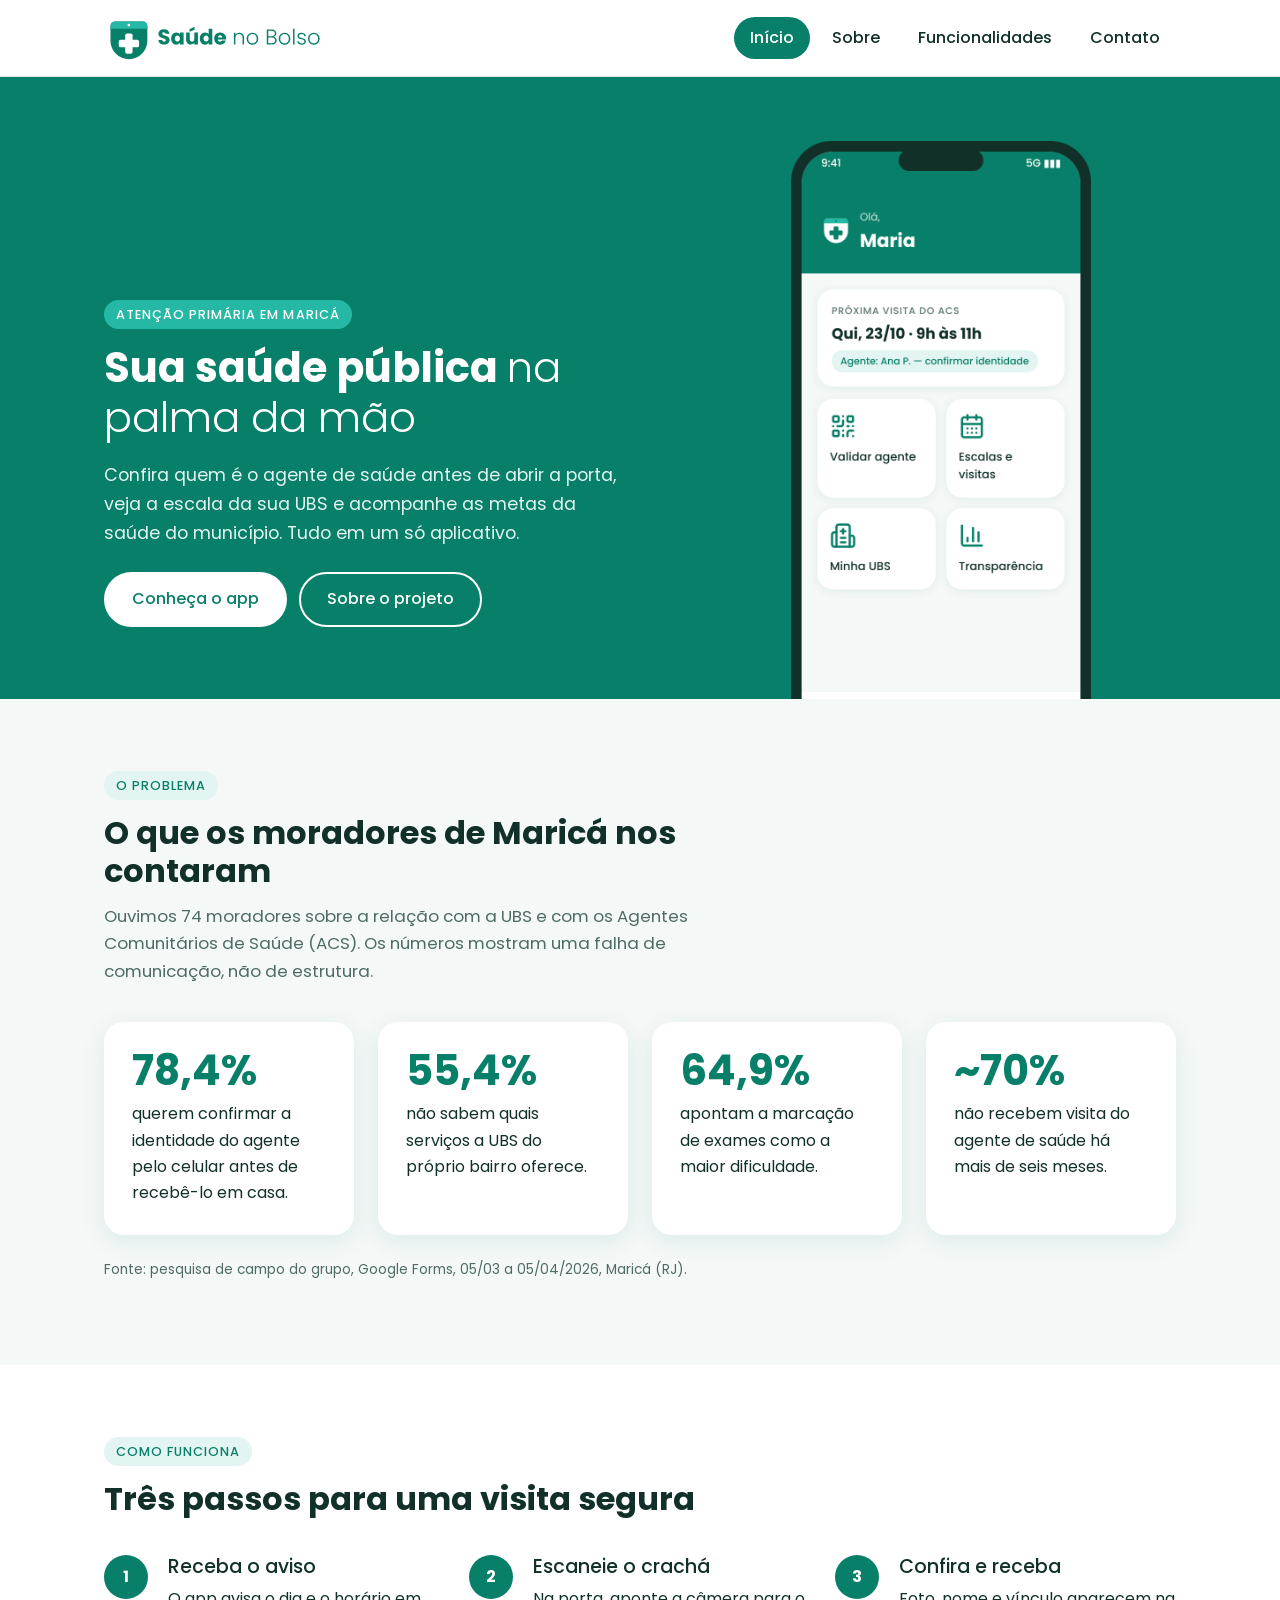
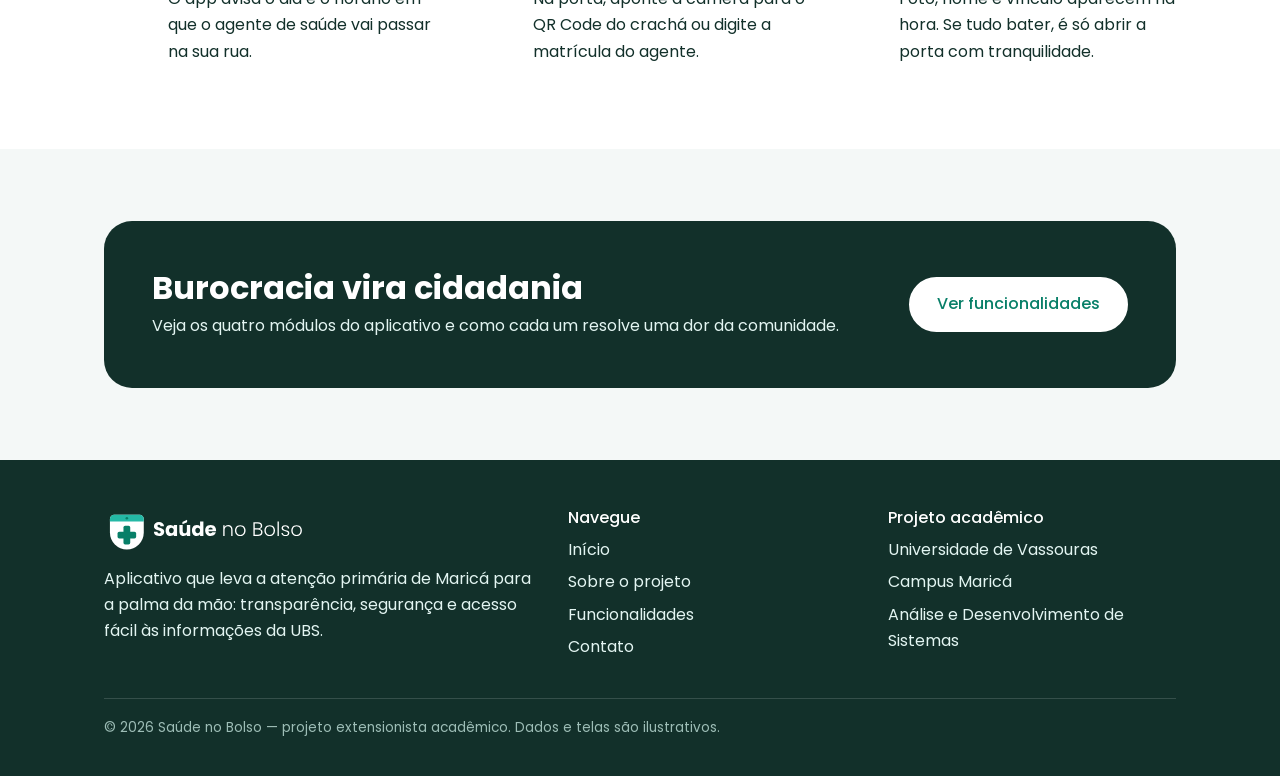
<file: index.html>
<!DOCTYPE html>
<html lang="pt-br">
<head>
  <meta charset="UTF-8">
  <meta name="viewport" content="width=device-width, initial-scale=1.0">
  <meta name="description" content="Aplicativo que traz transparência e segurança para a atenção primária de Maricá.">
  <title>Saúde no Bolso | Saúde pública na palma da mão</title>
  <link rel="icon" href="img/icone-app.svg" type="image/svg+xml">
  <link rel="stylesheet" href="css/style.css">
</head>
<body>
  <header class="topo">
    <div class="container">
      <a href="index.html" class="logo">
        <img src="img/logo-horizontal.svg" alt="Saúde no Bolso — página inicial">
      </a>
      <nav class="menu" aria-label="Menu principal">
        <ul>
          <li><a href="index.html" class="ativo" aria-current="page">Início</a></li>
          <li><a href="sobre.html">Sobre</a></li>
          <li><a href="funcionalidades.html">Funcionalidades</a></li>
          <li><a href="contato.html">Contato</a></li>
        </ul>
      </nav>
    </div>
  </header>
  <main>
    <section class="destaque">
      <div class="container">
        <div class="texto">
          <span class="etiqueta">Atenção primária em Maricá</span>
          <h1>Sua saúde pública <span>na palma da mão</span></h1>
          <p>Confira quem é o agente de saúde antes de abrir a porta, veja a escala da sua UBS e acompanhe as metas da saúde do município. Tudo em um só aplicativo.</p>
          <div class="acoes">
            <a href="funcionalidades.html" class="botao botao-branco">Conheça o app</a>
            <a href="sobre.html" class="botao botao-contorno">Sobre o projeto</a>
          </div>
        </div>
        <figure>
          <img src="img/tela-inicio.png" alt="Tela inicial do aplicativo Saúde no Bolso mostrando a próxima visita do agente e os atalhos Validar agente, Escalas, Minha UBS e Transparência">
        </figure>
      </div>
    </section>

    <section class="secao">
      <div class="container">
        <div class="titulo-secao">
          <span class="etiqueta">O problema</span>
          <h2>O que os moradores de Maricá nos contaram</h2>
          <p class="texto-apoio">Ouvimos 74 moradores sobre a relação com a UBS e com os Agentes Comunitários de Saúde (ACS). Os números mostram uma falha de comunicação, não de estrutura.</p>
        </div>
        <div class="grade-4">
          <article class="cartao">
            <p class="numero">78,4%</p>
            <p>querem confirmar a identidade do agente pelo celular antes de recebê-lo em casa.</p>
          </article>
          <article class="cartao">
            <p class="numero">55,4%</p>
            <p>não sabem quais serviços a UBS do próprio bairro oferece.</p>
          </article>
          <article class="cartao">
            <p class="numero">64,9%</p>
            <p>apontam a marcação de exames como a maior dificuldade.</p>
          </article>
          <article class="cartao">
            <p class="numero">~70%</p>
            <p>não recebem visita do agente de saúde há mais de seis meses.</p>
          </article>
        </div>
        <p class="fonte">Fonte: pesquisa de campo do grupo, Google Forms, 05/03 a 05/04/2026, Maricá (RJ).</p>
      </div>
    </section>

    <section class="secao secao-branca">
      <div class="container">
        <div class="titulo-secao">
          <span class="etiqueta">Como funciona</span>
          <h2>Três passos para uma visita segura</h2>
        </div>
        <ol class="passos grade-3">
          <li>
            <h3>Receba o aviso</h3>
            <p>O app avisa o dia e o horário em que o agente de saúde vai passar na sua rua.</p>
          </li>
          <li>
            <h3>Escaneie o crachá</h3>
            <p>Na porta, aponte a câmera para o QR Code do crachá ou digite a matrícula do agente.</p>
          </li>
          <li>
            <h3>Confira e receba</h3>
            <p>Foto, nome e vínculo aparecem na hora. Se tudo bater, é só abrir a porta com tranquilidade.</p>
          </li>
        </ol>
      </div>
    </section>

    <section class="secao">
      <div class="container">
        <div class="chamada">
          <div>
            <h2>Burocracia vira cidadania</h2>
            <p>Veja os quatro módulos do aplicativo e como cada um resolve uma dor da comunidade.</p>
          </div>
          <a href="funcionalidades.html" class="botao botao-branco">Ver funcionalidades</a>
        </div>
      </div>
    </section>
  </main>
  <footer class="rodape">
    <div class="container">
      <div>
        <section>
          <img src="img/logo-negativo.svg" alt="Saúde no Bolso">
          <p>Aplicativo que leva a atenção primária de Maricá para a palma da mão: transparência, segurança e acesso fácil às informações da UBS.</p>
        </section>
        <nav aria-label="Mapa do site">
          <h2>Navegue</h2>
          <ul>
            <li><a href="index.html">Início</a></li>
            <li><a href="sobre.html">Sobre o projeto</a></li>
            <li><a href="funcionalidades.html">Funcionalidades</a></li>
            <li><a href="contato.html">Contato</a></li>
          </ul>
        </nav>
        <section>
          <h2>Projeto acadêmico</h2>
          <ul>
            <li>Universidade de Vassouras</li>
            <li>Campus Maricá</li>
            <li>Análise e Desenvolvimento de Sistemas</li>
          </ul>
        </section>
      </div>
      <p class="direitos">&copy; 2026 Saúde no Bolso — projeto extensionista acadêmico. Dados e telas são ilustrativos.</p>
    </div>
  </footer>
</body>
</html>
</file>
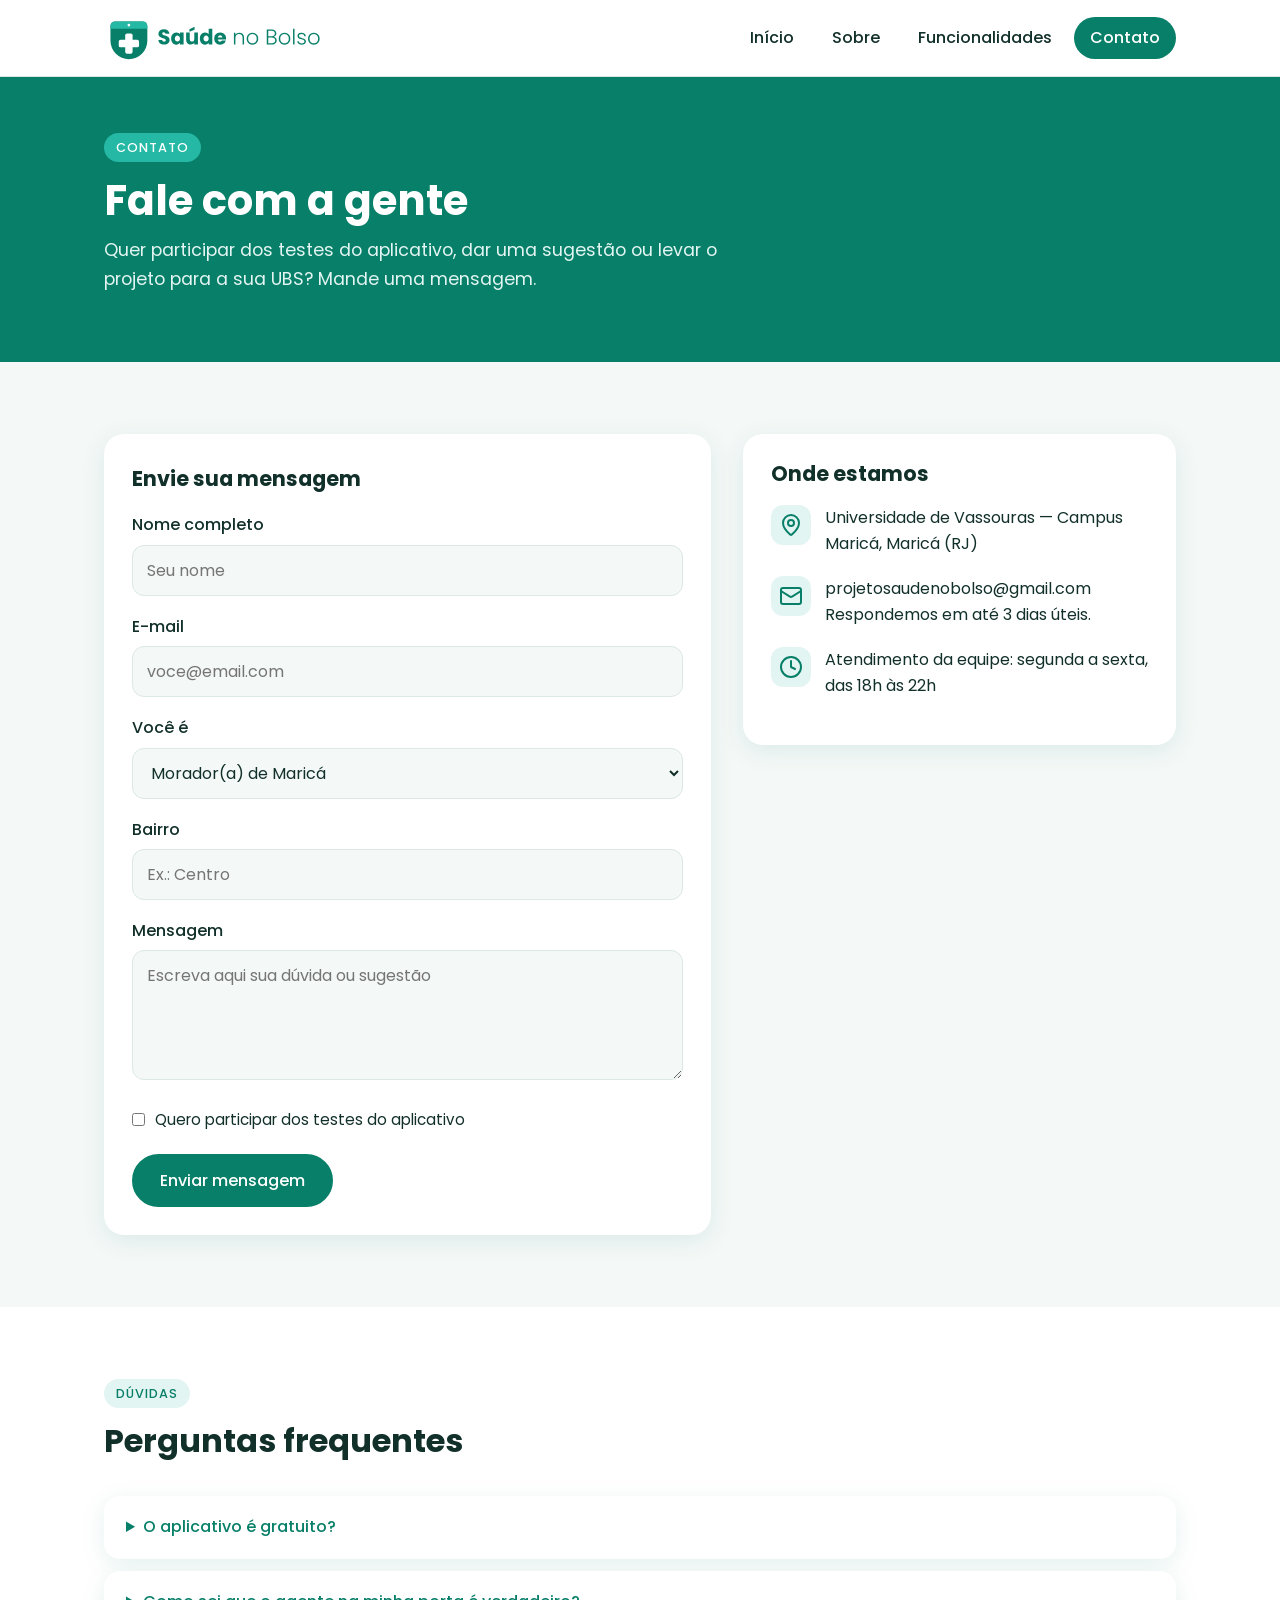
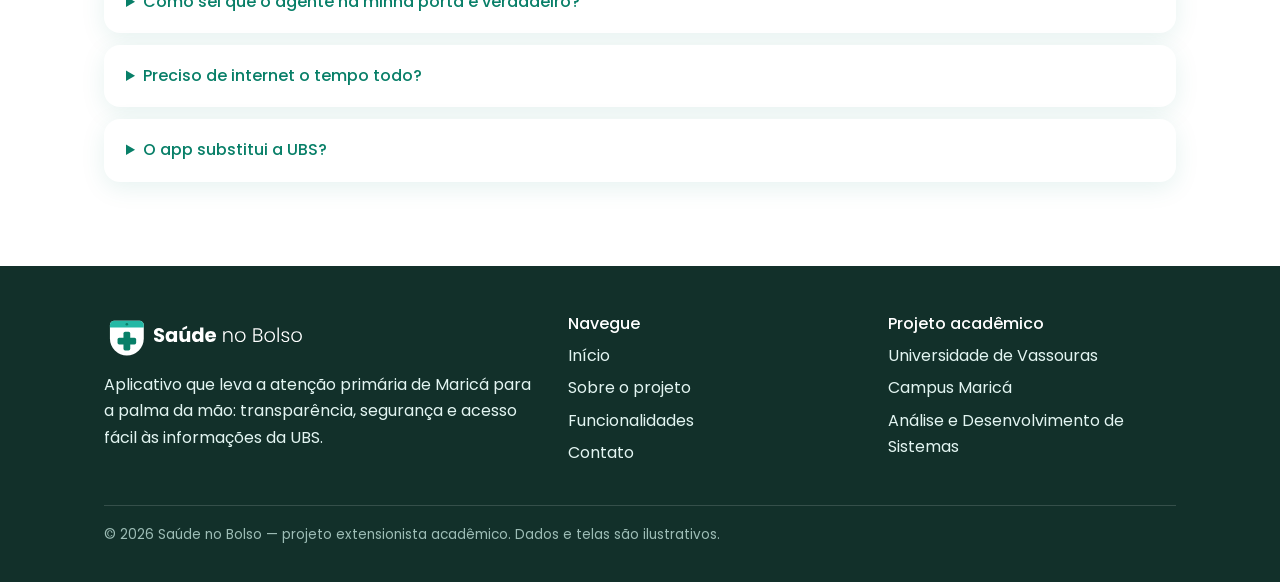
<file: contato.html>
<!DOCTYPE html>
<html lang="pt-br">
<head>
  <meta charset="UTF-8">
  <meta name="viewport" content="width=device-width, initial-scale=1.0">
  <meta name="description" content="Fale com a equipe do projeto Saúde no Bolso.">
  <title>Contato | Saúde no Bolso</title>
  <link rel="icon" href="img/icone-app.svg" type="image/svg+xml">
  <link rel="stylesheet" href="css/style.css">
</head>
<body>
  <header class="topo">
    <div class="container">
      <a href="index.html" class="logo">
        <img src="img/logo-horizontal.svg" alt="Saúde no Bolso — página inicial">
      </a>
      <nav class="menu" aria-label="Menu principal">
        <ul>
          <li><a href="index.html">Início</a></li>
          <li><a href="sobre.html">Sobre</a></li>
          <li><a href="funcionalidades.html">Funcionalidades</a></li>
          <li><a href="contato.html" class="ativo" aria-current="page">Contato</a></li>
        </ul>
      </nav>
    </div>
  </header>
  <main>
    <section class="cabecalho-pagina">
      <div class="container">
        <span class="etiqueta">Contato</span>
        <h1>Fale com a gente</h1>
        <p>Quer participar dos testes do aplicativo, dar uma sugestão ou levar o projeto para a sua UBS? Mande uma mensagem.</p>
      </div>
    </section>

    <section class="secao">
      <div class="container contato">
        <form class="formulario cartao" action="https://formsubmit.co/projetosaudenobolso@gmail.com" method="post">
          <!-- Campos ocultos do FormSubmit: assunto do email, formato e página de retorno -->
          <input type="hidden" name="_subject" value="Nova mensagem pelo site Saúde no Bolso">
          <input type="hidden" name="_template" value="table">
          <input type="hidden" name="_next" value="https://davimj1.github.io/saudenobolso/obrigado.html">
          <!-- Campo armadilha contra robôs (fica escondido pelo CSS) -->
          <input type="text" name="_honey" class="oculto" tabindex="-1" autocomplete="off">
          <fieldset>
            <legend>Envie sua mensagem</legend>
            <div class="campo">
              <label for="nome">Nome completo</label>
              <input type="text" id="nome" name="nome" placeholder="Seu nome" required>
            </div>
            <div class="campo">
              <label for="email">E-mail</label>
              <input type="email" id="email" name="email" placeholder="voce@email.com" required>
            </div>
            <div class="campo">
              <label for="perfil">Você é</label>
              <select id="perfil" name="perfil">
                <option value="morador">Morador(a) de Maricá</option>
                <option value="acs">Agente Comunitário de Saúde</option>
                <option value="profissional">Profissional da UBS</option>
                <option value="gestao">Gestão pública</option>
                <option value="outro">Outro</option>
              </select>
            </div>
            <div class="campo">
              <label for="bairro">Bairro</label>
              <input type="text" id="bairro" name="bairro" placeholder="Ex.: Centro">
            </div>
            <div class="campo">
              <label for="mensagem">Mensagem</label>
              <textarea id="mensagem" name="mensagem" placeholder="Escreva aqui sua dúvida ou sugestão" required></textarea>
            </div>
            <div class="campo-check">
              <input type="checkbox" id="testes" name="testes" value="sim">
              <label for="testes">Quero participar dos testes do aplicativo</label>
            </div>
            <button type="submit" class="botao">Enviar mensagem</button>
          </fieldset>
        </form>

        <aside>
          <section class="cartao">
            <h2>Onde estamos</h2>
            <ul class="info-contato">
              <li>
                <img src="img/icones/mapa.svg" alt="">
                <p>Universidade de Vassouras — Campus Maricá, Maricá (RJ)</p>
              </li>
              <li>
                <img src="img/icones/email.svg" alt="">
                <p>projetosaudenobolso@gmail.com<br>Respondemos em até 3 dias úteis.</p>
              </li>
              <li>
                <img src="img/icones/relogio.svg" alt="">
                <p>Atendimento da equipe: segunda a sexta, das 18h às 22h</p>
              </li>
            </ul>
          </section>
        </aside>
      </div>
    </section>

    <section class="secao secao-branca">
      <div class="container faq">
        <div class="titulo-secao">
          <span class="etiqueta">Dúvidas</span>
          <h2>Perguntas frequentes</h2>
        </div>
        <details>
          <summary>O aplicativo é gratuito?</summary>
          <p>Sim. O Saúde no Bolso é um projeto acadêmico e extensionista, sem custo para o morador.</p>
        </details>
        <details>
          <summary>Como sei que o agente na minha porta é verdadeiro?</summary>
          <p>Escaneie o QR Code do crachá ou digite a matrícula. O app mostra a foto e o vínculo dele com a Secretaria de Saúde.</p>
        </details>
        <details>
          <summary>Preciso de internet o tempo todo?</summary>
          <p>Não. As informações ficam salvas no celular e são atualizadas quando você estiver conectado ao Wi-Fi.</p>
        </details>
        <details>
          <summary>O app substitui a UBS?</summary>
          <p>Não. Ele informa e aproxima. Consultas, exames e atendimentos continuam acontecendo na sua unidade de saúde.</p>
        </details>
      </div>
    </section>
  </main>
  <footer class="rodape">
    <div class="container">
      <div>
        <section>
          <img src="img/logo-negativo.svg" alt="Saúde no Bolso">
          <p>Aplicativo que leva a atenção primária de Maricá para a palma da mão: transparência, segurança e acesso fácil às informações da UBS.</p>
        </section>
        <nav aria-label="Mapa do site">
          <h2>Navegue</h2>
          <ul>
            <li><a href="index.html">Início</a></li>
            <li><a href="sobre.html">Sobre o projeto</a></li>
            <li><a href="funcionalidades.html">Funcionalidades</a></li>
            <li><a href="contato.html">Contato</a></li>
          </ul>
        </nav>
        <section>
          <h2>Projeto acadêmico</h2>
          <ul>
            <li>Universidade de Vassouras</li>
            <li>Campus Maricá</li>
            <li>Análise e Desenvolvimento de Sistemas</li>
          </ul>
        </section>
      </div>
      <p class="direitos">&copy; 2026 Saúde no Bolso — projeto extensionista acadêmico. Dados e telas são ilustrativos.</p>
    </div>
  </footer>
</body>
</html>
</file>
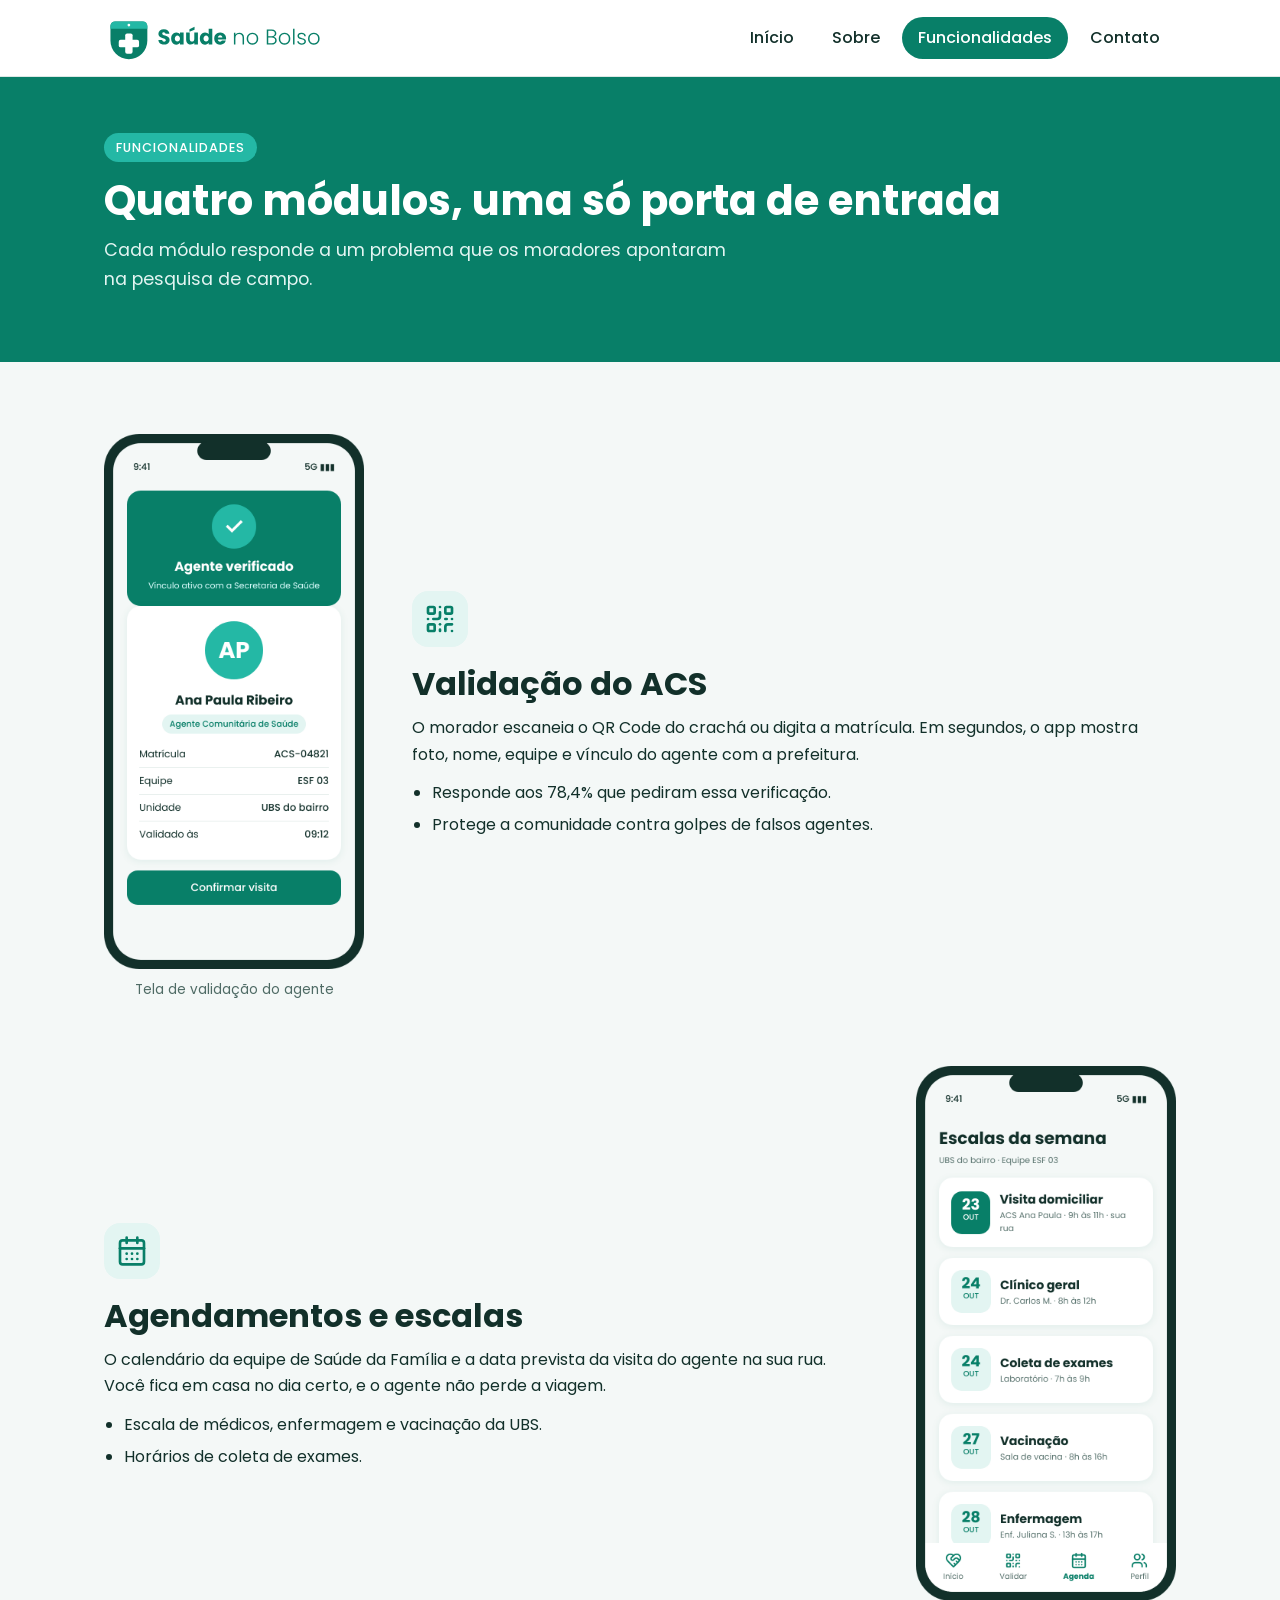
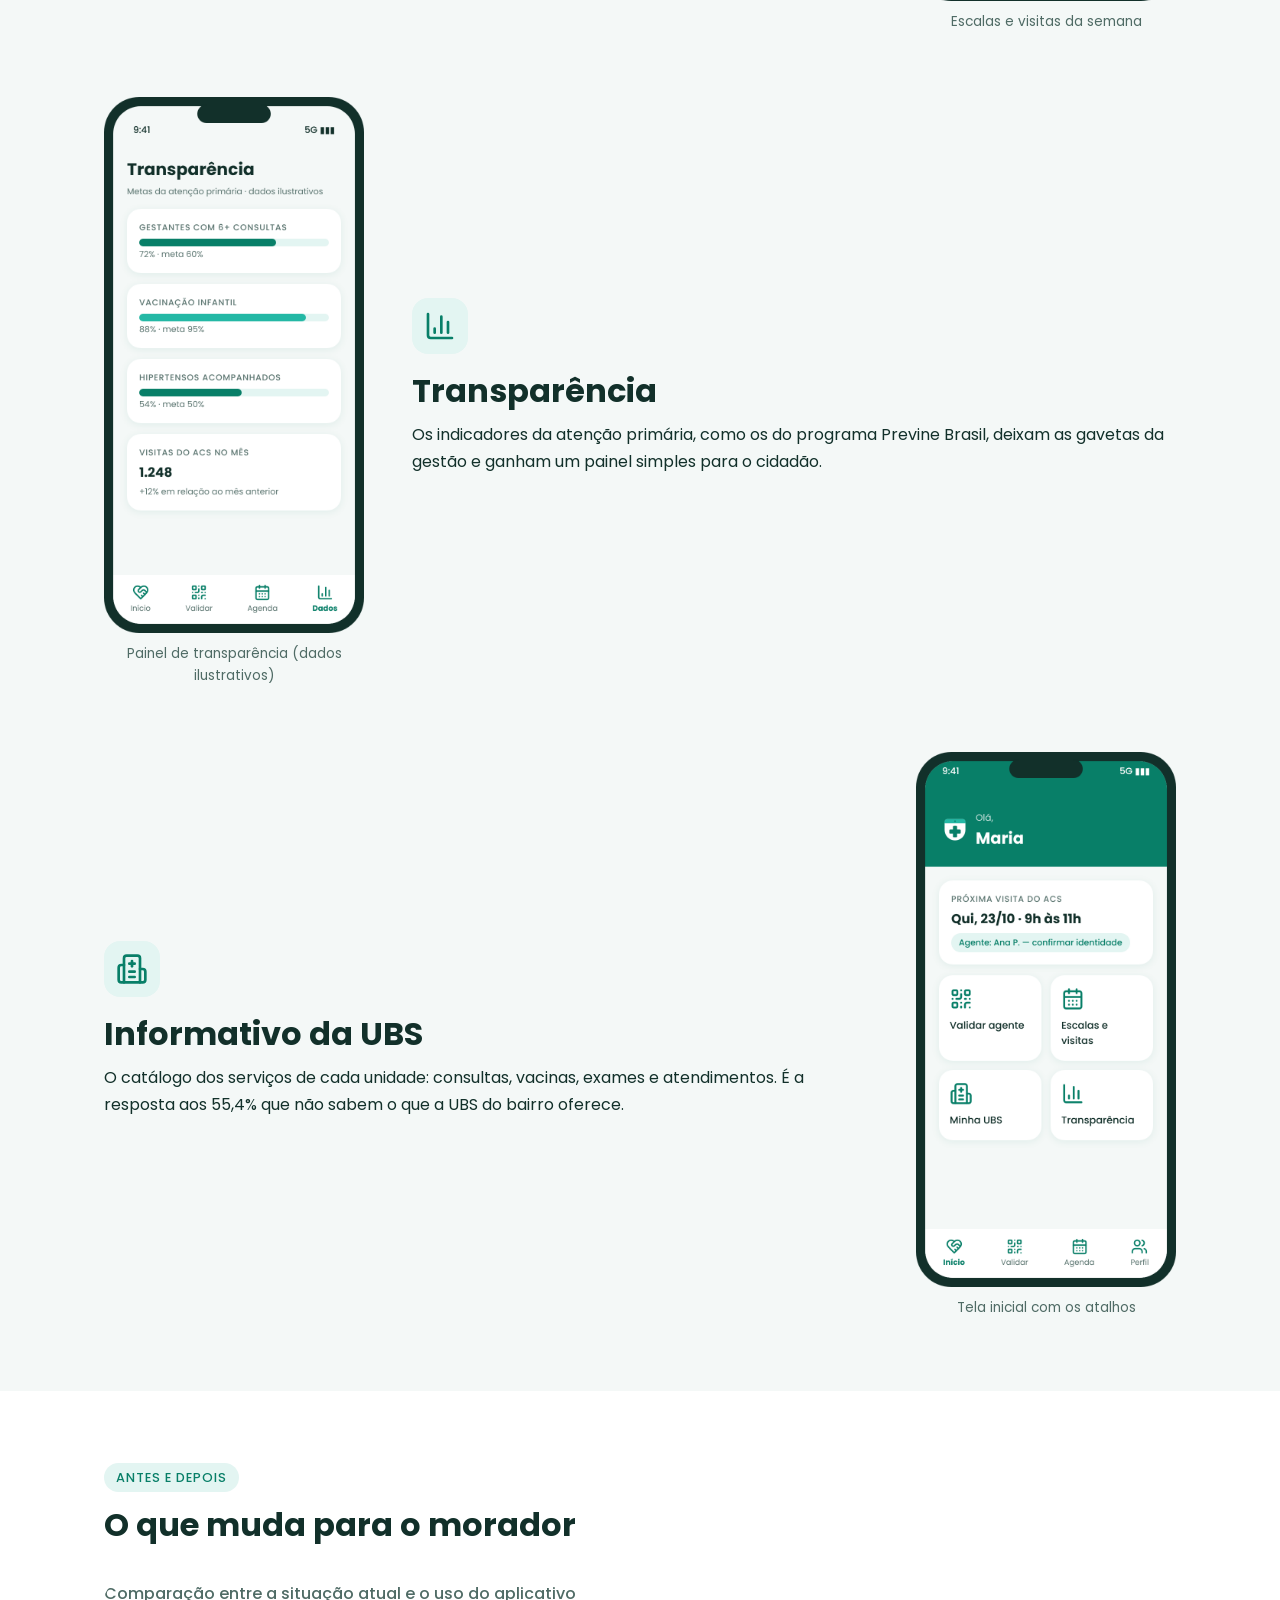
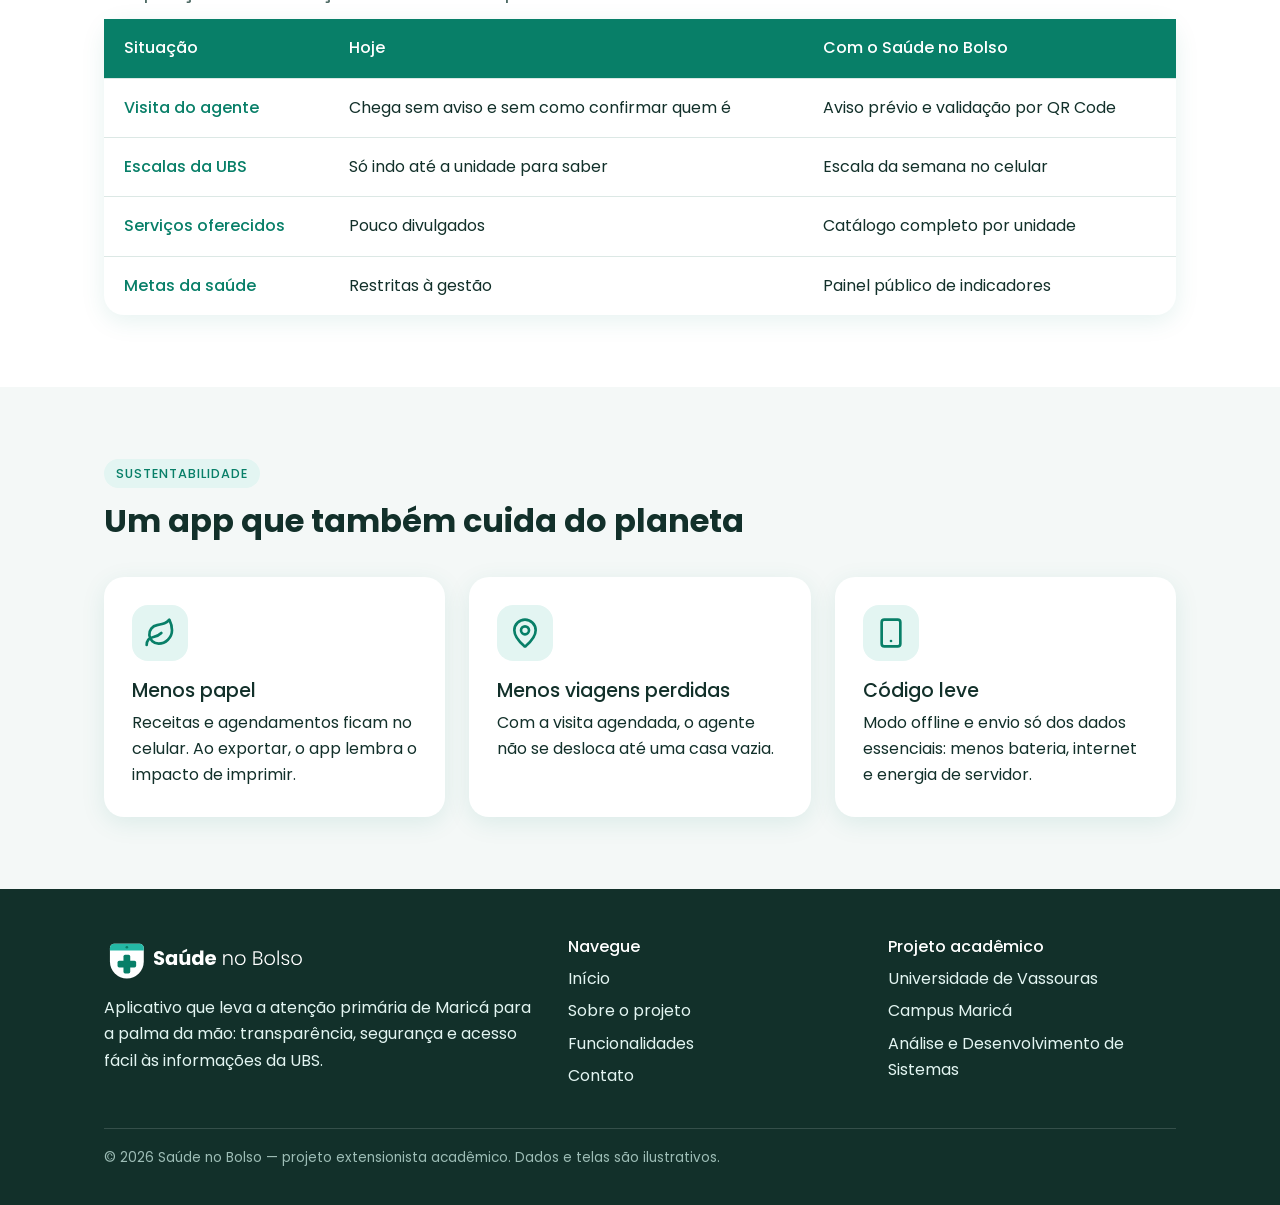
<file: funcionalidades.html>
<!DOCTYPE html>
<html lang="pt-br">
<head>
  <meta charset="UTF-8">
  <meta name="viewport" content="width=device-width, initial-scale=1.0">
  <meta name="description" content="Os quatro módulos do aplicativo Saúde no Bolso.">
  <title>Funcionalidades | Saúde no Bolso</title>
  <link rel="icon" href="img/icone-app.svg" type="image/svg+xml">
  <link rel="stylesheet" href="css/style.css">
</head>
<body>
  <header class="topo">
    <div class="container">
      <a href="index.html" class="logo">
        <img src="img/logo-horizontal.svg" alt="Saúde no Bolso — página inicial">
      </a>
      <nav class="menu" aria-label="Menu principal">
        <ul>
          <li><a href="index.html">Início</a></li>
          <li><a href="sobre.html">Sobre</a></li>
          <li><a href="funcionalidades.html" class="ativo" aria-current="page">Funcionalidades</a></li>
          <li><a href="contato.html">Contato</a></li>
        </ul>
      </nav>
    </div>
  </header>
  <main>
    <section class="cabecalho-pagina">
      <div class="container">
        <span class="etiqueta">Funcionalidades</span>
        <h1>Quatro módulos, uma só porta de entrada</h1>
        <p>Cada módulo responde a um problema que os moradores apontaram na pesquisa de campo.</p>
      </div>
    </section>

    <section class="secao">
      <div class="container">
        <article class="modulo">
          <figure>
            <img src="img/tela-validacao.png" alt="Tela do aplicativo confirmando que a agente Ana Paula Ribeiro está verificada, com matrícula, equipe e unidade">
            <figcaption>Tela de validação do agente</figcaption>
          </figure>
          <div>
            <img class="icone" src="img/icones/qrcode.svg" alt="">
            <h2>Validação do ACS</h2>
            <p>O morador escaneia o QR Code do crachá ou digita a matrícula. Em segundos, o app mostra foto, nome, equipe e vínculo do agente com a prefeitura.</p>
            <ul>
              <li>Responde aos 78,4% que pediram essa verificação.</li>
              <li>Protege a comunidade contra golpes de falsos agentes.</li>
            </ul>
          </div>
        </article>

        <article class="modulo invertido">
          <figure>
            <img src="img/tela-agenda.png" alt="Tela de escalas da semana com visita domiciliar, clínico geral, coleta de exames, vacinação e enfermagem">
            <figcaption>Escalas e visitas da semana</figcaption>
          </figure>
          <div>
            <img class="icone" src="img/icones/calendario.svg" alt="">
            <h2>Agendamentos e escalas</h2>
            <p>O calendário da equipe de Saúde da Família e a data prevista da visita do agente na sua rua. Você fica em casa no dia certo, e o agente não perde a viagem.</p>
            <ul>
              <li>Escala de médicos, enfermagem e vacinação da UBS.</li>
              <li>Horários de coleta de exames.</li>
            </ul>
          </div>
        </article>

        <article class="modulo">
          <figure>
            <img src="img/tela-transparencia.png" alt="Tela de transparência com barras de progresso das metas de gestantes, vacinação infantil e hipertensos acompanhados">
            <figcaption>Painel de transparência (dados ilustrativos)</figcaption>
          </figure>
          <div>
            <img class="icone" src="img/icones/grafico.svg" alt="">
            <h2>Transparência</h2>
            <p>Os indicadores da atenção primária, como os do programa Previne Brasil, deixam as gavetas da gestão e ganham um painel simples para o cidadão.</p>
          </div>
        </article>

        <article class="modulo invertido">
          <figure>
            <img src="img/tela-inicio.png" alt="Tela inicial do aplicativo com atalhos para os módulos">
            <figcaption>Tela inicial com os atalhos</figcaption>
          </figure>
          <div>
            <img class="icone" src="img/icones/ubs.svg" alt="">
            <h2>Informativo da UBS</h2>
            <p>O catálogo dos serviços de cada unidade: consultas, vacinas, exames e atendimentos. É a resposta aos 55,4% que não sabem o que a UBS do bairro oferece.</p>
          </div>
        </article>
      </div>
    </section>

    <section class="secao secao-branca">
      <div class="container">
        <div class="titulo-secao">
          <span class="etiqueta">Antes e depois</span>
          <h2>O que muda para o morador</h2>
        </div>
        <table class="tabela">
          <caption>Comparação entre a situação atual e o uso do aplicativo</caption>
          <thead>
            <tr>
              <th scope="col">Situação</th>
              <th scope="col">Hoje</th>
              <th scope="col">Com o Saúde no Bolso</th>
            </tr>
          </thead>
          <tbody>
            <tr>
              <th scope="row">Visita do agente</th>
              <td>Chega sem aviso e sem como confirmar quem é</td>
              <td>Aviso prévio e validação por QR Code</td>
            </tr>
            <tr>
              <th scope="row">Escalas da UBS</th>
              <td>Só indo até a unidade para saber</td>
              <td>Escala da semana no celular</td>
            </tr>
            <tr>
              <th scope="row">Serviços oferecidos</th>
              <td>Pouco divulgados</td>
              <td>Catálogo completo por unidade</td>
            </tr>
            <tr>
              <th scope="row">Metas da saúde</th>
              <td>Restritas à gestão</td>
              <td>Painel público de indicadores</td>
            </tr>
          </tbody>
        </table>
      </div>
    </section>

    <section class="secao">
      <div class="container">
        <div class="titulo-secao">
          <span class="etiqueta">Sustentabilidade</span>
          <h2>Um app que também cuida do planeta</h2>
        </div>
        <div class="grade-3">
          <article class="cartao">
            <img class="icone" src="img/icones/folha.svg" alt="">
            <h3>Menos papel</h3>
            <p>Receitas e agendamentos ficam no celular. Ao exportar, o app lembra o impacto de imprimir.</p>
          </article>
          <article class="cartao">
            <img class="icone" src="img/icones/mapa.svg" alt="">
            <h3>Menos viagens perdidas</h3>
            <p>Com a visita agendada, o agente não se desloca até uma casa vazia.</p>
          </article>
          <article class="cartao">
            <img class="icone" src="img/icones/celular.svg" alt="">
            <h3>Código leve</h3>
            <p>Modo offline e envio só dos dados essenciais: menos bateria, internet e energia de servidor.</p>
          </article>
        </div>
      </div>
    </section>
  </main>
  <footer class="rodape">
    <div class="container">
      <div>
        <section>
          <img src="img/logo-negativo.svg" alt="Saúde no Bolso">
          <p>Aplicativo que leva a atenção primária de Maricá para a palma da mão: transparência, segurança e acesso fácil às informações da UBS.</p>
        </section>
        <nav aria-label="Mapa do site">
          <h2>Navegue</h2>
          <ul>
            <li><a href="index.html">Início</a></li>
            <li><a href="sobre.html">Sobre o projeto</a></li>
            <li><a href="funcionalidades.html">Funcionalidades</a></li>
            <li><a href="contato.html">Contato</a></li>
          </ul>
        </nav>
        <section>
          <h2>Projeto acadêmico</h2>
          <ul>
            <li>Universidade de Vassouras</li>
            <li>Campus Maricá</li>
            <li>Análise e Desenvolvimento de Sistemas</li>
          </ul>
        </section>
      </div>
      <p class="direitos">&copy; 2026 Saúde no Bolso — projeto extensionista acadêmico. Dados e telas são ilustrativos.</p>
    </div>
  </footer>
</body>
</html>
</file>
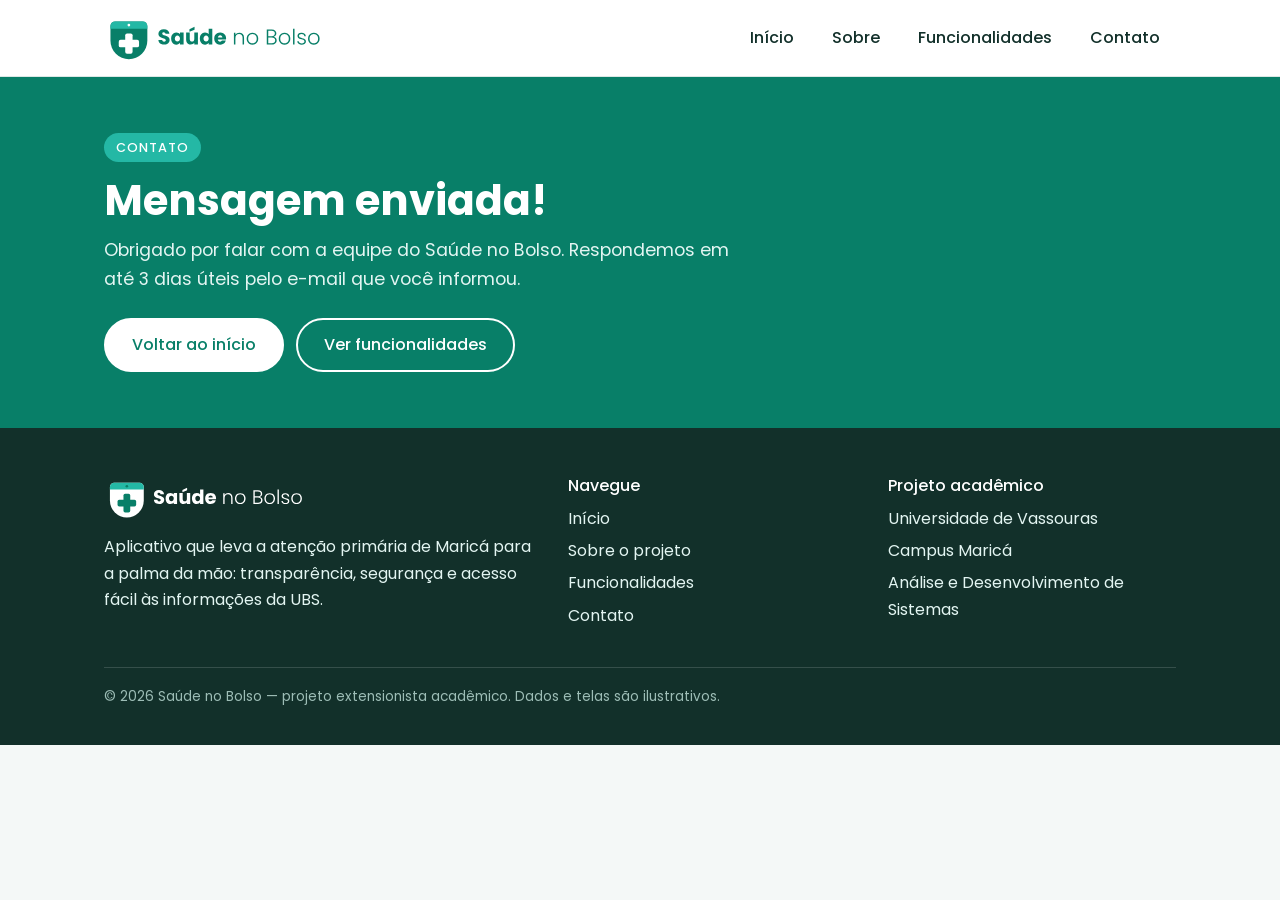
<file: obrigado.html>
<!DOCTYPE html>
<html lang="pt-br">
<head>
  <meta charset="UTF-8">
  <meta name="viewport" content="width=device-width, initial-scale=1.0">
  <meta name="description" content="Confirmação de envio do formulário de contato.">
  <title>Mensagem enviada | Saúde no Bolso</title>
  <link rel="icon" href="img/icone-app.svg" type="image/svg+xml">
  <link rel="stylesheet" href="css/style.css">
</head>
<body>
  <header class="topo">
    <div class="container">
      <a href="index.html" class="logo">
        <img src="img/logo-horizontal.svg" alt="Saúde no Bolso — página inicial">
      </a>
      <nav class="menu" aria-label="Menu principal">
        <ul>
          <li><a href="index.html">Início</a></li>
          <li><a href="sobre.html">Sobre</a></li>
          <li><a href="funcionalidades.html">Funcionalidades</a></li>
          <li><a href="contato.html">Contato</a></li>
        </ul>
      </nav>
    </div>
  </header>
  <main>
    <section class="cabecalho-pagina">
      <div class="container">
        <span class="etiqueta">Contato</span>
        <h1>Mensagem enviada!</h1>
        <p>Obrigado por falar com a equipe do Saúde no Bolso. Respondemos em até 3 dias úteis pelo e-mail que você informou.</p>
        <div class="acoes">
          <a href="index.html" class="botao botao-branco">Voltar ao início</a>
          <a href="funcionalidades.html" class="botao botao-contorno">Ver funcionalidades</a>
        </div>
      </div>
    </section>
  </main>
  <footer class="rodape">
    <div class="container">
      <div>
        <section>
          <img src="img/logo-negativo.svg" alt="Saúde no Bolso">
          <p>Aplicativo que leva a atenção primária de Maricá para a palma da mão: transparência, segurança e acesso fácil às informações da UBS.</p>
        </section>
        <nav aria-label="Mapa do site">
          <h2>Navegue</h2>
          <ul>
            <li><a href="index.html">Início</a></li>
            <li><a href="sobre.html">Sobre o projeto</a></li>
            <li><a href="funcionalidades.html">Funcionalidades</a></li>
            <li><a href="contato.html">Contato</a></li>
          </ul>
        </nav>
        <section>
          <h2>Projeto acadêmico</h2>
          <ul>
            <li>Universidade de Vassouras</li>
            <li>Campus Maricá</li>
            <li>Análise e Desenvolvimento de Sistemas</li>
          </ul>
        </section>
      </div>
      <p class="direitos">&copy; 2026 Saúde no Bolso — projeto extensionista acadêmico. Dados e telas são ilustrativos.</p>
    </div>
  </footer>
</body>
</html>
</file>
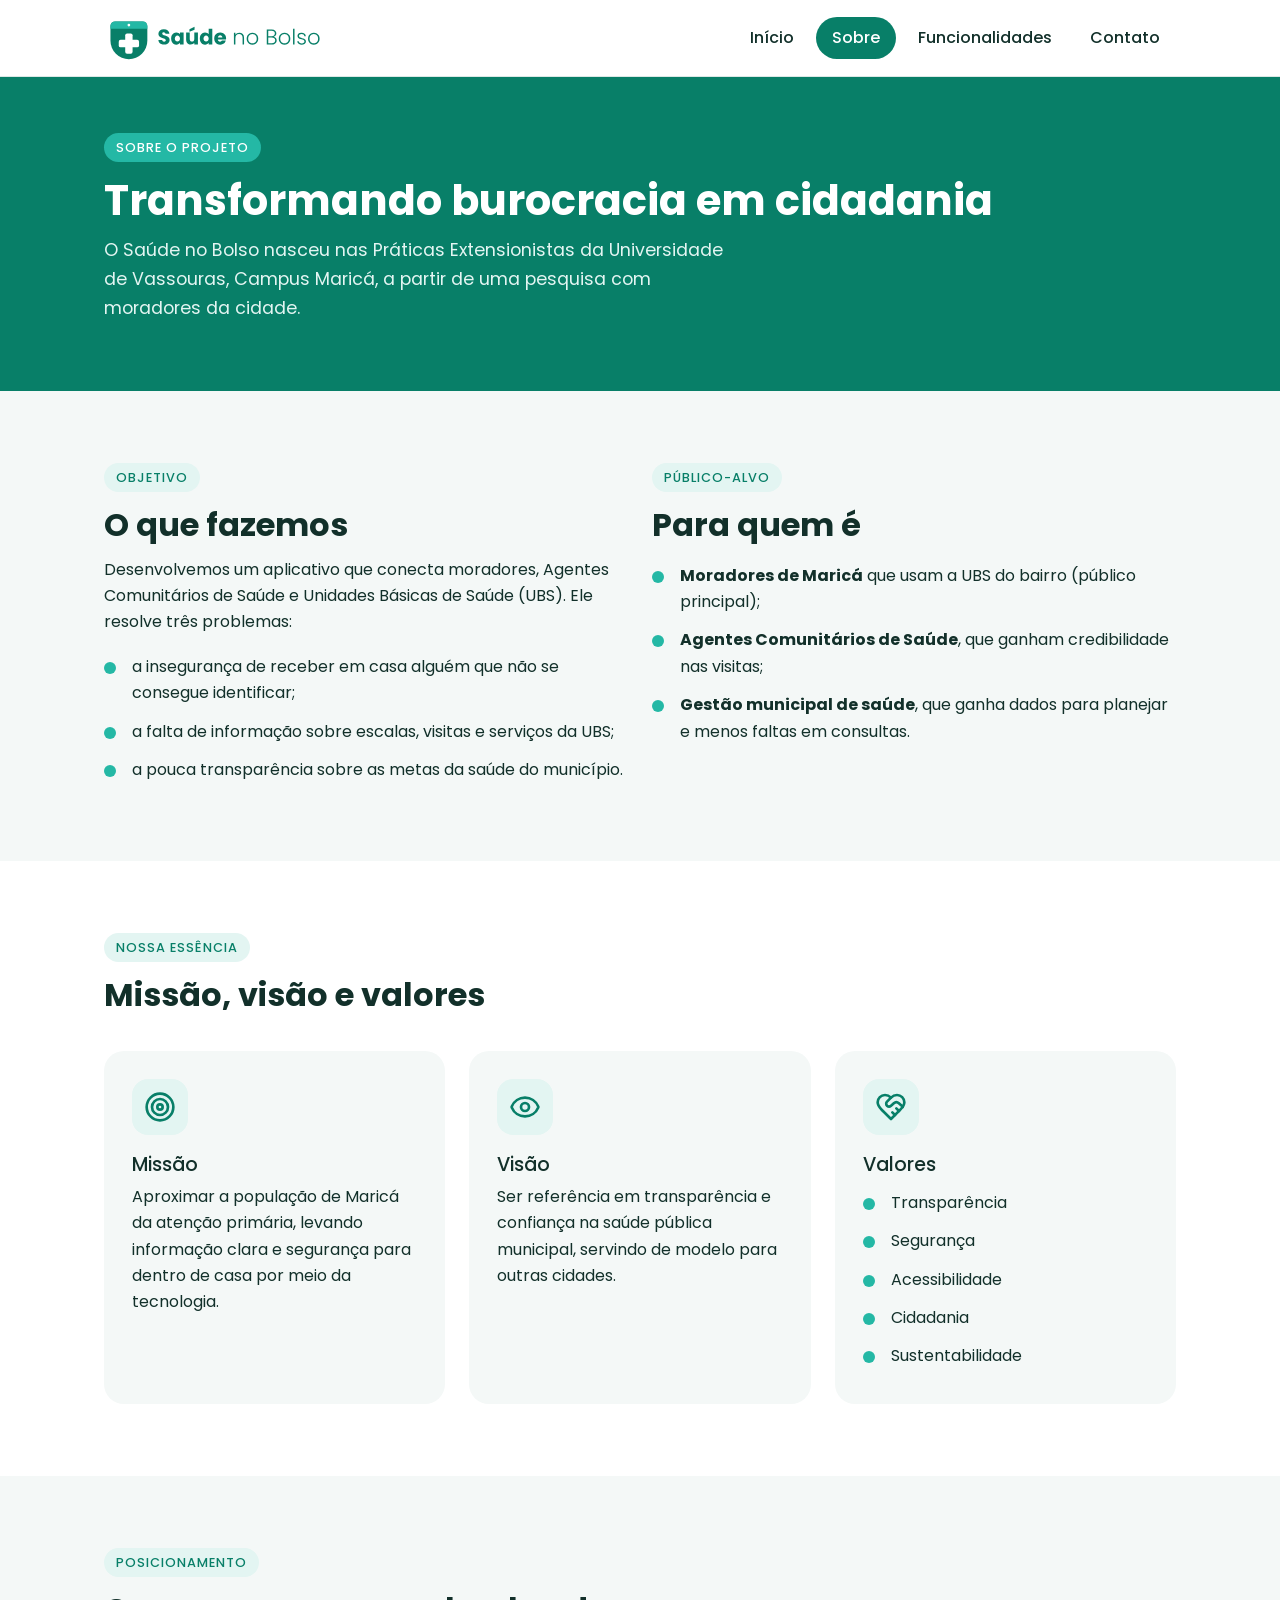
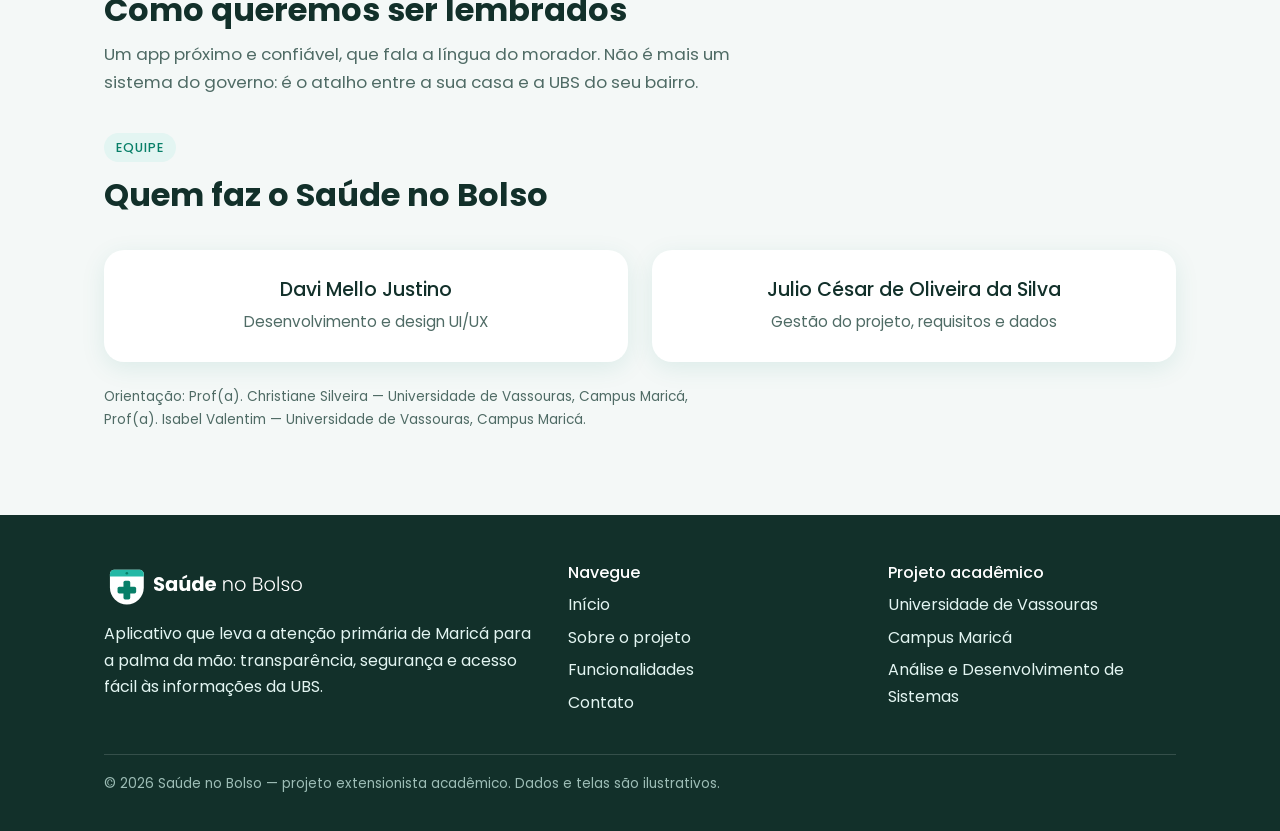
<file: sobre.html>
<!DOCTYPE html>
<html lang="pt-br">
<head>
  <meta charset="UTF-8">
  <meta name="viewport" content="width=device-width, initial-scale=1.0">
  <meta name="description" content="Missão, visão, valores, público e equipe do projeto Saúde no Bolso.">
  <title>Sobre | Saúde no Bolso</title>
  <link rel="icon" href="img/icone-app.svg" type="image/svg+xml">
  <link rel="stylesheet" href="css/style.css">
</head>
<body>
  <header class="topo">
    <div class="container">
      <a href="index.html" class="logo">
        <img src="img/logo-horizontal.svg" alt="Saúde no Bolso — página inicial">
      </a>
      <nav class="menu" aria-label="Menu principal">
        <ul>
          <li><a href="index.html">Início</a></li>
          <li><a href="sobre.html" class="ativo" aria-current="page">Sobre</a></li>
          <li><a href="funcionalidades.html">Funcionalidades</a></li>
          <li><a href="contato.html">Contato</a></li>
        </ul>
      </nav>
    </div>
  </header>
  <main>
    <section class="cabecalho-pagina">
      <div class="container">
        <span class="etiqueta">Sobre o projeto</span>
        <h1>Transformando burocracia em cidadania</h1>
        <p>O Saúde no Bolso nasceu nas Práticas Extensionistas da Universidade de Vassouras, Campus Maricá, a partir de uma pesquisa com moradores da cidade.</p>
      </div>
    </section>

    <section class="secao">
      <div class="container grade-2">
        <article>
          <span class="etiqueta">Objetivo</span>
          <h2>O que fazemos</h2>
          <p>Desenvolvemos um aplicativo que conecta moradores, Agentes Comunitários de Saúde e Unidades Básicas de Saúde (UBS). Ele resolve três problemas:</p>
          <ul class="lista-valores">
            <li>a insegurança de receber em casa alguém que não se consegue identificar;</li>
            <li>a falta de informação sobre escalas, visitas e serviços da UBS;</li>
            <li>a pouca transparência sobre as metas da saúde do município.</li>
          </ul>
        </article>
        <article>
          <span class="etiqueta">Público-alvo</span>
          <h2>Para quem é</h2>
          <ul class="lista-valores">
            <li><strong>Moradores de Maricá</strong> que usam a UBS do bairro (público principal);</li>
            <li><strong>Agentes Comunitários de Saúde</strong>, que ganham credibilidade nas visitas;</li>
            <li><strong>Gestão municipal de saúde</strong>, que ganha dados para planejar e menos faltas em consultas.</li>
          </ul>
        </article>
      </div>
    </section>

    <section class="secao secao-branca">
      <div class="container">
        <div class="titulo-secao">
          <span class="etiqueta">Nossa essência</span>
          <h2>Missão, visão e valores</h2>
        </div>
        <div class="grade-3">
          <article class="cartao">
            <img class="icone" src="img/icones/alvo.svg" alt="">
            <h3>Missão</h3>
            <p>Aproximar a população de Maricá da atenção primária, levando informação clara e segurança para dentro de casa por meio da tecnologia.</p>
          </article>
          <article class="cartao">
            <img class="icone" src="img/icones/olho.svg" alt="">
            <h3>Visão</h3>
            <p>Ser referência em transparência e confiança na saúde pública municipal, servindo de modelo para outras cidades.</p>
          </article>
          <article class="cartao">
            <img class="icone" src="img/icones/coracao.svg" alt="">
            <h3>Valores</h3>
            <ul class="lista-valores">
              <li>Transparência</li>
              <li>Segurança</li>
              <li>Acessibilidade</li>
              <li>Cidadania</li>
              <li>Sustentabilidade</li>
            </ul>
          </article>
        </div>
      </div>
    </section>

    <section class="secao">
      <div class="container">
        <div class="titulo-secao">
          <span class="etiqueta">Posicionamento</span>
          <h2>Como queremos ser lembrados</h2>
          <p class="texto-apoio">Um app próximo e confiável, que fala a língua do morador. Não é mais um sistema do governo: é o atalho entre a sua casa e a UBS do seu bairro.</p>
        </div>
        <div class="titulo-secao">
          <span class="etiqueta">Equipe</span>
          <h2>Quem faz o Saúde no Bolso</h2>
        </div>
        <div class="grade-2">
          <article class="cartao pessoa">
            <h3>Davi Mello Justino</h3>
            <p>Desenvolvimento e design UI/UX</p>
          </article>
          <article class="cartao pessoa">
            <h3>Julio César de Oliveira da Silva</h3>
            <p>Gestão do projeto, requisitos e dados</p>
          </article>
        </div>
        <p class="fonte">Orientação: Prof(a). Christiane Silveira — Universidade de Vassouras, Campus Maricá,<br>
          Prof(a). Isabel Valentim — Universidade de Vassouras, Campus Maricá.</p>
      </div>
    </section>
  </main>
  <footer class="rodape">
    <div class="container">
      <div>
        <section>
          <img src="img/logo-negativo.svg" alt="Saúde no Bolso">
          <p>Aplicativo que leva a atenção primária de Maricá para a palma da mão: transparência, segurança e acesso fácil às informações da UBS.</p>
        </section>
        <nav aria-label="Mapa do site">
          <h2>Navegue</h2>
          <ul>
            <li><a href="index.html">Início</a></li>
            <li><a href="sobre.html">Sobre o projeto</a></li>
            <li><a href="funcionalidades.html">Funcionalidades</a></li>
            <li><a href="contato.html">Contato</a></li>
          </ul>
        </nav>
        <section>
          <h2>Projeto acadêmico</h2>
          <ul>
            <li>Universidade de Vassouras</li>
            <li>Campus Maricá</li>
            <li>Análise e Desenvolvimento de Sistemas</li>
          </ul>
        </section>
      </div>
      <p class="direitos">&copy; 2026 Saúde no Bolso — projeto extensionista acadêmico. Dados e telas são ilustrativos.</p>
    </div>
  </footer>
</body>
</html>
</file>
<file: css/style.css>
/* =========================================================
   Saúde no Bolso — folha de estilos única do site
   Paleta: Verde-esmeralda #087F68 | Verde-água #24B8A5
           Branco-gelo #F4F8F7 | Grafite-verde #12302A (apoio)
   Tipografia: Poppins (títulos e textos)
   ========================================================= */

/* ---------- Fontes (arquivos locais, funcionam sem internet) ---------- */
@font-face {
  font-family: "Poppins";
  src: url("../fonts/Poppins-Light.ttf") format("truetype");
  font-weight: 300;
}
@font-face {
  font-family: "Poppins";
  src: url("../fonts/Poppins-Regular.ttf") format("truetype");
  font-weight: 400;
}
@font-face {
  font-family: "Poppins";
  src: url("../fonts/Poppins-Medium.ttf") format("truetype");
  font-weight: 500;
}
@font-face {
  font-family: "Poppins";
  src: url("../fonts/Poppins-Bold.ttf") format("truetype");
  font-weight: 700;
}

/* ---------- Variáveis da marca ---------- */
:root {
  --esmeralda: #087F68;
  --esmeralda-escuro: #06624F;
  --agua: #24B8A5;
  --agua-claro: #E3F5F2;
  --gelo: #F4F8F7;
  --branco: #FFFFFF;
  --grafite: #12302A;
  --cinza: #4F6B65;
  --borda: #DCE8E5;
  --raio: 20px;
  --sombra: 0 6px 24px rgba(8, 127, 104, 0.10);
  --largura: 1120px;
}

/* ---------- Base ---------- */
* {
  box-sizing: border-box;
  margin: 0;
  padding: 0;
}

body {
  font-family: "Poppins", Arial, sans-serif;
  font-weight: 400;
  font-size: 16px;
  line-height: 1.65;
  color: var(--grafite);
  background-color: var(--gelo);
}

img {
  max-width: 100%;
  display: block;
}

a {
  color: var(--esmeralda);
}

h1, h2, h3 {
  line-height: 1.2;
  color: var(--grafite);
}

h1 {
  font-size: 2.6rem;
  font-weight: 700;
}

h2 {
  font-size: 2rem;
  font-weight: 700;
  margin-bottom: 12px;
}

h3 {
  font-size: 1.2rem;
  font-weight: 500;
  margin-bottom: 8px;
}

p {
  margin-bottom: 12px;
}

strong {
  font-weight: 700;
}

.container {
  max-width: var(--largura);
  margin: 0 auto;
  padding: 0 24px;
}

/* ---------- Cabeçalho e menu ---------- */
.topo {
  background-color: var(--branco);
  border-bottom: 1px solid var(--borda);
  position: sticky;
  top: 0;
  z-index: 10;
}

.topo .container {
  display: flex;
  align-items: center;
  justify-content: space-between;
  flex-wrap: wrap;
  gap: 12px;
  padding-top: 14px;
  padding-bottom: 14px;
}

.topo .logo img {
  height: 48px;
  width: auto;
}

.menu ul {
  list-style: none;
  display: flex;
  flex-wrap: wrap;
  gap: 6px;
}

.menu a {
  display: block;
  padding: 8px 16px;
  border-radius: 999px;
  text-decoration: none;
  font-weight: 500;
  color: var(--grafite);
}

.menu a:hover {
  background-color: var(--agua-claro);
  color: var(--esmeralda);
}

.menu a.ativo {
  background-color: var(--esmeralda);
  color: var(--branco);
}

/* ---------- Botões ---------- */
.botao {
  display: inline-block;
  padding: 12px 26px;
  border-radius: 999px;
  font-weight: 500;
  text-decoration: none;
  border: 2px solid var(--esmeralda);
  background-color: var(--esmeralda);
  color: var(--branco);
  font-family: inherit;
  font-size: 1rem;
  cursor: pointer;
}

.botao:hover {
  background-color: var(--esmeralda-escuro);
  border-color: var(--esmeralda-escuro);
}

.botao-claro {
  background-color: transparent;
  color: var(--esmeralda);
}

.botao-claro:hover {
  background-color: var(--agua-claro);
  color: var(--esmeralda);
}

.botao-branco {
  background-color: var(--branco);
  border-color: var(--branco);
  color: var(--esmeralda);
}

.botao-branco:hover {
  background-color: var(--agua-claro);
  border-color: var(--agua-claro);
}

.acoes {
  display: flex;
  flex-wrap: wrap;
  gap: 12px;
  margin-top: 24px;
}

/* ---------- Seções ---------- */
.secao {
  padding: 72px 0;
}

.secao-branca {
  background-color: var(--branco);
}

.titulo-secao {
  max-width: 680px;
  margin-bottom: 36px;
}

.etiqueta {
  display: inline-block;
  font-size: 0.8rem;
  font-weight: 500;
  letter-spacing: 0.08em;
  text-transform: uppercase;
  color: var(--esmeralda);
  background-color: var(--agua-claro);
  padding: 4px 12px;
  border-radius: 999px;
  margin-bottom: 14px;
}

.texto-apoio {
  color: var(--cinza);
  font-size: 1.05rem;
}

/* ---------- Destaque inicial (hero) ---------- */
.destaque {
  background-color: var(--esmeralda);
  color: var(--branco);
  padding: 64px 0 0;
  overflow: hidden;
}

.destaque .container {
  display: grid;
  grid-template-columns: 1.2fr 1fr;
  gap: 40px;
  align-items: end;
}

.destaque h1 {
  color: var(--branco);
  margin-bottom: 18px;
}

.destaque h1 span {
  font-weight: 300;
}

.destaque .texto {
  padding-bottom: 72px;
}

.destaque p {
  font-size: 1.1rem;
  color: var(--agua-claro);
  max-width: 520px;
}

.destaque .etiqueta {
  background-color: var(--agua);
  color: var(--branco);
}

.destaque figure img {
  width: 300px;
  margin: 0 auto -60px;
}

.cabecalho-pagina {
  background-color: var(--esmeralda);
  color: var(--branco);
  padding: 56px 0;
}

.cabecalho-pagina h1 {
  color: var(--branco);
  margin-bottom: 10px;
}

.cabecalho-pagina p {
  color: var(--agua-claro);
  max-width: 640px;
  font-size: 1.1rem;
}

.cabecalho-pagina .etiqueta {
  background-color: var(--agua);
  color: var(--branco);
}

/* ---------- Grades e cartões ---------- */
.grade-3,
.grade-4,
.grade-2 {
  display: grid;
  gap: 24px;
}

.grade-2 { grid-template-columns: repeat(2, 1fr); }
.grade-3 { grid-template-columns: repeat(3, 1fr); }
.grade-4 { grid-template-columns: repeat(4, 1fr); }

.cartao {
  background-color: var(--branco);
  border-radius: var(--raio);
  padding: 28px;
  box-shadow: var(--sombra);
}

.secao-branca .cartao {
  background-color: var(--gelo);
  box-shadow: none;
}

.cartao p:last-child {
  margin-bottom: 0;
}

.icone {
  width: 56px;
  height: 56px;
  padding: 12px;
  border-radius: 16px;
  background-color: var(--agua-claro);
  margin-bottom: 18px;
}

/* ---------- Números da pesquisa ---------- */
.numero {
  font-size: 2.6rem;
  font-weight: 700;
  color: var(--esmeralda);
  line-height: 1;
  margin-bottom: 10px;
}

.fonte {
  font-size: 0.85rem;
  color: var(--cinza);
  margin-top: 24px;
}

/* ---------- Passo a passo ---------- */
.passos {
  list-style: none;
  counter-reset: passo;
}

.passos li {
  counter-increment: passo;
  position: relative;
  padding-left: 64px;
}

.passos li::before {
  content: counter(passo);
  position: absolute;
  left: 0;
  top: 0;
  width: 44px;
  height: 44px;
  border-radius: 50%;
  background-color: var(--esmeralda);
  color: var(--branco);
  font-weight: 700;
  display: flex;
  align-items: center;
  justify-content: center;
}

/* ---------- Módulos (página Funcionalidades) ---------- */
.modulo {
  display: grid;
  grid-template-columns: 260px 1fr;
  gap: 48px;
  align-items: center;
  margin-bottom: 64px;
}

.modulo:last-child {
  margin-bottom: 0;
}

.modulo.invertido {
  grid-template-columns: 1fr 260px;
}

.modulo.invertido figure {
  order: 2;
}

.modulo figure img {
  width: 260px;
}

.modulo figcaption {
  font-size: 0.85rem;
  color: var(--cinza);
  text-align: center;
  margin-top: 10px;
}

.modulo ul {
  margin: 12px 0 0 20px;
}

.modulo li {
  margin-bottom: 6px;
}

/* ---------- Tabela ---------- */
.tabela {
  width: 100%;
  border-collapse: collapse;
  background-color: var(--branco);
  border-radius: var(--raio);
  overflow: hidden;
  box-shadow: var(--sombra);
}

.tabela caption {
  text-align: left;
  font-weight: 500;
  margin-bottom: 12px;
  color: var(--cinza);
}

.tabela th,
.tabela td {
  padding: 16px 20px;
  text-align: left;
  border-bottom: 1px solid var(--borda);
  vertical-align: top;
}

.tabela thead th {
  background-color: var(--esmeralda);
  color: var(--branco);
  font-weight: 500;
}

.tabela tbody th {
  font-weight: 500;
  color: var(--esmeralda);
}

.tabela tbody tr:last-child th,
.tabela tbody tr:last-child td {
  border-bottom: none;
}

/* ---------- Missão, visão e valores ---------- */
.lista-valores {
  list-style: none;
}

.lista-valores li {
  padding: 6px 0 6px 28px;
  position: relative;
}

.lista-valores li::before {
  content: "";
  position: absolute;
  left: 0;
  top: 14px;
  width: 12px;
  height: 12px;
  border-radius: 50%;
  background-color: var(--agua);
}

/* ---------- Equipe ---------- */
.pessoa {
  text-align: center;
}

.avatar {
  width: 88px;
  height: 88px;
  margin: 0 auto 16px;
  border-radius: 50%;
  background-color: var(--agua);
  color: var(--branco);
  font-size: 1.6rem;
  font-weight: 700;
  display: flex;
  align-items: center;
  justify-content: center;
}

.pessoa p {
  color: var(--cinza);
  font-size: 0.95rem;
}

/* ---------- Chamada final ---------- */
.chamada {
  background-color: var(--grafite);
  color: var(--branco);
  border-radius: 28px;
  padding: 48px;
  display: flex;
  align-items: center;
  justify-content: space-between;
  gap: 24px;
  flex-wrap: wrap;
}

.chamada h2 {
  color: var(--branco);
  margin-bottom: 6px;
}

.chamada p {
  color: var(--agua-claro);
  margin-bottom: 0;
}

/* ---------- Formulário de contato ---------- */
.contato {
  display: grid;
  grid-template-columns: 1.4fr 1fr;
  gap: 32px;
  align-items: start;
}

.formulario fieldset {
  border: none;
}

.formulario legend {
  font-size: 1.3rem;
  font-weight: 700;
  margin-bottom: 16px;
}

.campo {
  margin-bottom: 18px;
}

.campo label {
  display: block;
  font-weight: 500;
  margin-bottom: 6px;
}

.campo input,
.campo select,
.campo textarea {
  width: 100%;
  padding: 12px 14px;
  border: 1.5px solid var(--borda);
  border-radius: 12px;
  font-family: inherit;
  font-size: 1rem;
  color: var(--grafite);
  background-color: var(--gelo);
}

.campo input:focus,
.campo select:focus,
.campo textarea:focus {
  outline: none;
  border-color: var(--agua);
  background-color: var(--branco);
}

.campo textarea {
  min-height: 130px;
  resize: vertical;
}

.campo-check {
  display: flex;
  gap: 10px;
  align-items: flex-start;
  margin-bottom: 22px;
  font-size: 0.95rem;
}

.campo-check input {
  margin-top: 6px;
  accent-color: var(--esmeralda);
}

.info-contato {
  list-style: none;
}

.info-contato li {
  display: flex;
  gap: 14px;
  align-items: flex-start;
  margin-bottom: 18px;
}

.info-contato img {
  width: 40px;
  height: 40px;
  padding: 8px;
  border-radius: 12px;
  background-color: var(--agua-claro);
  flex-shrink: 0;
}

/* Perguntas frequentes (details/summary: abre e fecha sem JavaScript) */
.faq details {
  background-color: var(--branco);
  border-radius: 16px;
  padding: 18px 22px;
  margin-bottom: 12px;
  box-shadow: var(--sombra);
}

.faq summary {
  font-weight: 500;
  cursor: pointer;
  color: var(--esmeralda);
}

.faq details p {
  margin: 10px 0 0;
}

/* ---------- Rodapé ---------- */
.rodape {
  background-color: var(--grafite);
  color: var(--agua-claro);
  padding: 48px 0 24px;
  margin-top: 0;
}

.rodape .container > div {
  display: grid;
  grid-template-columns: 1.5fr 1fr 1fr;
  gap: 32px;
}

.rodape img {
  height: 44px;
  width: auto;
  margin-bottom: 14px;
}

.rodape h2 {
  color: var(--branco);
  font-size: 1rem;
  font-weight: 500;
  margin-bottom: 10px;
}

.rodape ul {
  list-style: none;
}

.rodape li {
  margin-bottom: 6px;
}

.rodape a {
  color: var(--agua-claro);
  text-decoration: none;
}

.rodape a:hover {
  color: var(--branco);
  text-decoration: underline;
}

.rodape .direitos {
  border-top: 1px solid rgba(255, 255, 255, 0.15);
  margin-top: 32px;
  padding-top: 18px;
  font-size: 0.85rem;
  color: #9DBDB6;
}

/* ---------- Responsivo (celular e tablet) ---------- */
@media (max-width: 900px) {
  .grade-4 { grid-template-columns: repeat(2, 1fr); }
  .grade-3 { grid-template-columns: 1fr; }
  .destaque .container,
  .contato,
  .rodape .container > div {
    grid-template-columns: 1fr;
  }
  .modulo,
  .modulo.invertido {
    grid-template-columns: 1fr;
    gap: 24px;
  }
  .modulo.invertido figure {
    order: 0;
  }
  .modulo figure img,
  .destaque figure img {
    margin-left: auto;
    margin-right: auto;
  }
  .destaque .texto {
    padding-bottom: 0;
  }
}

@media (max-width: 600px) {
  h1 { font-size: 2rem; }
  h2 { font-size: 1.6rem; }
  .grade-4,
  .grade-2 { grid-template-columns: 1fr; }
  .topo .container { justify-content: center; }
  .secao { padding: 48px 0; }
  .chamada { padding: 32px 24px; }
  .tabela th,
  .tabela td { padding: 12px; font-size: 0.9rem; }
}

/* Botão com contorno branco (usado sobre fundo verde) */
.botao-contorno {
  background-color: transparent;
  border-color: var(--branco);
  color: var(--branco);
}

.botao-contorno:hover {
  background-color: rgba(255, 255, 255, 0.12);
  border-color: var(--branco);
}

.pessoa .avatar {
  color: var(--branco);
  font-size: 1.6rem;
  margin-bottom: 16px;
}

.contato aside h2 {
  font-size: 1.3rem;
  margin-bottom: 18px;
}

/* Campo armadilha contra robôs do formulário: invisível para pessoas */
.oculto {
  display: none;
}
</file>
